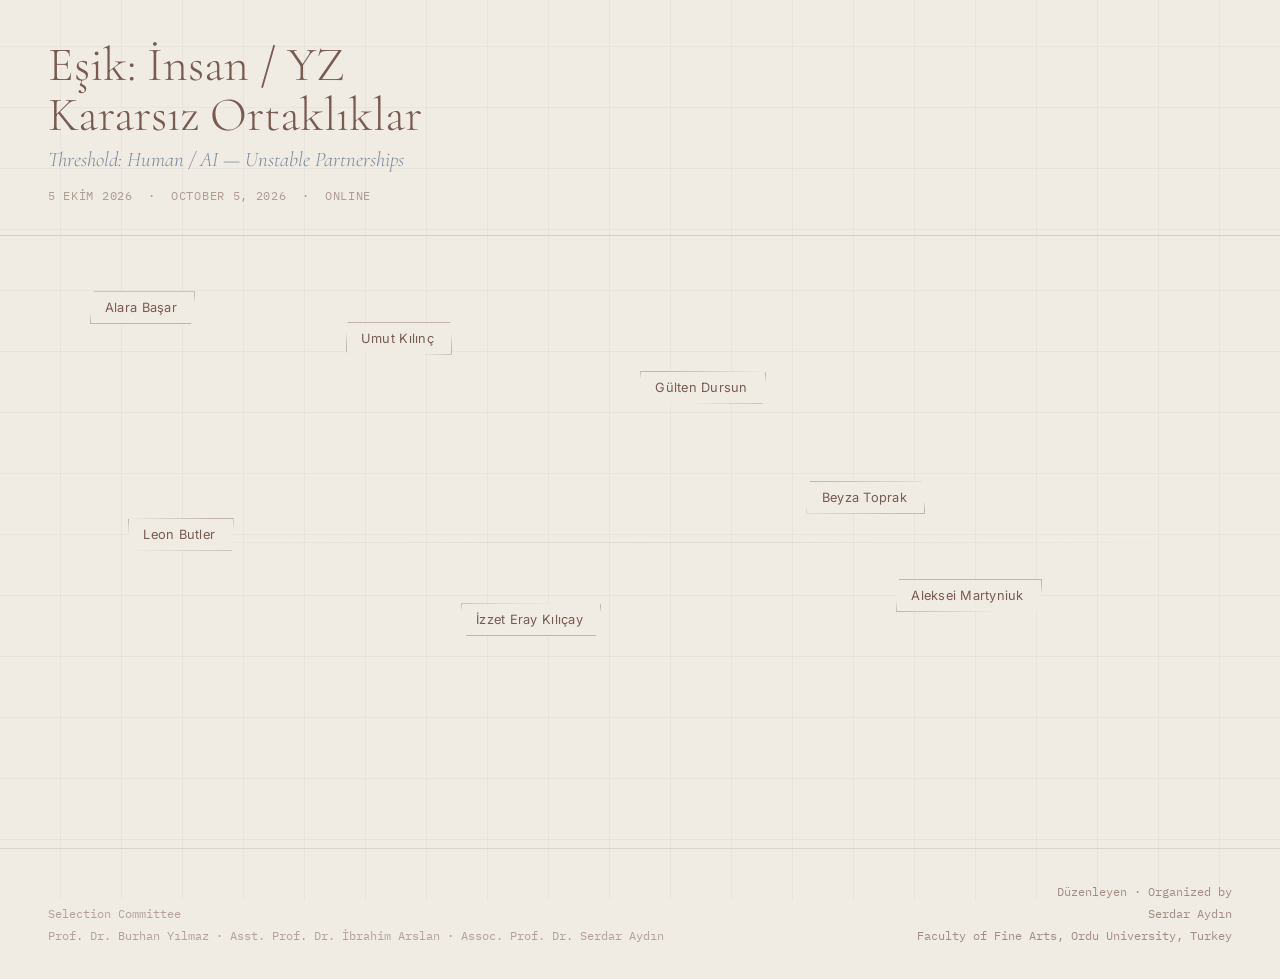
<file: index.html>
<!DOCTYPE html>
<html lang="tr">
<head>
  <meta charset="UTF-8">
  <meta name="viewport" content="width=device-width, initial-scale=1.0">
  <title>Eşik: İnsan / YZ — Kararsız Ortaklıklar</title>
  <style>
    @import url('https://fonts.googleapis.com/css2?family=Cormorant+Garamond:ital,wght@0,300;0,400;1,300;1,400&family=IBM+Plex+Mono:wght@300;400&family=Inter:wght@300;400&display=swap');

    *, *::before, *::after { box-sizing: border-box; margin: 0; padding: 0; }
    :root { --bordo: #785B53; --kömür: #3A3A3A; --gri-mavi: #7A8B9C; --krem: #F0EBE3; --krem-koyu: #E5DDD4; }

    html, body { width: 100%; min-height: 100vh; background-color: var(--krem); font-family: 'Inter', sans-serif; }

    body::before {
      content: ''; position: fixed; inset: 0;
      background-image:
        repeating-linear-gradient(0deg, transparent, transparent 60px, rgba(122,139,156,0.07) 60px, rgba(122,139,156,0.07) 61px),
        repeating-linear-gradient(90deg, transparent, transparent 60px, rgba(122,139,156,0.07) 60px, rgba(122,139,156,0.07) 61px);
      pointer-events: none; z-index: 0;
    }

    header { position: relative; z-index: 10; padding: 2.5rem 3rem 2rem; border-bottom: 1px solid rgba(120,91,83,0.2); }

    .baslik-tr { font-family: 'Cormorant Garamond', serif; font-size: clamp(2rem, 5vw, 3rem); font-weight: 300; color: var(--bordo); line-height: 1.05; }
    .baslik-en { font-family: 'Cormorant Garamond', serif; font-size: clamp(1rem, 2vw, 1.3rem); font-weight: 300; color: var(--gri-mavi); font-style: italic; margin-top: 0.4rem; }
    .meta { margin-top: 1rem; font-size: 0.72rem; color: var(--bordo); opacity: 0.55; letter-spacing: 0.06em; text-transform: uppercase; font-family: 'IBM Plex Mono', monospace; }

    .sahne { position: relative; z-index: 10; width: 100%; height: 68vh; min-height: 420px; }

    .yatay-cizgi {
      position: absolute; top: 50%; left: 5%; width: 90%; height: 1px;
      background: linear-gradient(to right, transparent, rgba(120,91,83,0.12), transparent);
    }

    .etiket {
      position: absolute; display: inline-block; padding: 0.5rem 1.1rem 0.5rem 0.9rem;
      font-size: 0.8rem; color: var(--bordo); border: 1px solid rgba(120,91,83,0.38);
      background: rgba(240,235,227,0.85); cursor: pointer; text-decoration: none;
      letter-spacing: 0.02em; font-family: 'Inter', sans-serif;
      transition: background 0.2s, color 0.15s, border-color 0.2s;
    }
    .etiket:hover {
      background: var(--bordo); color: var(--krem); border-color: var(--bordo);
      font-family: 'IBM Plex Mono', monospace; font-size: 0.75rem; font-weight: 300; letter-spacing: 0.04em;
    }

    .t1 { top: 9%; left: 7%; clip-path: polygon(4% 0%, 100% 0%, 96% 100%, 0% 100%); }
    .t2 { top: 22%; left: 50%; clip-path: polygon(0% 0%, 100% 4%, 97% 100%, 3% 96%); }
    .t3 { top: 14%; left: 27%; clip-path: polygon(2% 0%, 98% 0%, 100% 100%, 0% 92%); }
    .t4 { top: 46%; left: 10%; clip-path: polygon(0% 4%, 100% 0%, 98% 100%, 2% 98%); }
    .t5 { top: 40%; left: 63%; clip-path: polygon(3% 0%, 97% 2%, 100% 100%, 0% 98%); }
    .t6 { top: 60%; left: 36%; clip-path: polygon(0% 0%, 100% 3%, 96% 100%, 4% 100%); }
    .t7 { top: 56%; left: 70%; clip-path: polygon(2% 0%, 100% 0%, 98% 96%, 0% 100%); }

    footer {
      position: relative; z-index: 10; padding: 2rem 3rem;
      border-top: 1px solid rgba(120,91,83,0.15);
      display: flex; justify-content: space-between; align-items: flex-end; flex-wrap: wrap; gap: 1rem;
    }
    .footer-sol { font-size: 0.72rem; color: var(--bordo); opacity: 0.5; line-height: 1.9; font-family: 'IBM Plex Mono', monospace; }
    .footer-sag { font-size: 0.72rem; color: var(--bordo); opacity: 0.65; text-align: right; line-height: 1.9; font-family: 'IBM Plex Mono', monospace; }

    @media (max-width: 600px) {
      header { padding: 2rem 1.5rem 1.5rem; }
      footer { padding: 1.5rem; flex-direction: column; align-items: flex-start; }
      .sahne { height: 75vh; }
      .t1 { top: 7%; left: 4%; } .t2 { top: 20%; left: 42%; } .t3 { top: 13%; left: 20%; }
      .t4 { top: 38%; left: 4%; } .t5 { top: 35%; left: 52%; } .t6 { top: 55%; left: 28%; } .t7 { top: 50%; left: 62%; }
    }
  </style>
</head>
<body>
  <header>
    <div class="baslik-tr">Eşik: İnsan / YZ<br>Kararsız Ortaklıklar</div>
    <div class="baslik-en">Threshold: Human / AI — Unstable Partnerships</div>
    <div class="meta">5 Ekim 2026 &nbsp;·&nbsp; October 5, 2026 &nbsp;·&nbsp; <span style="text-transform:none">ONLINE</span></div>
  </header>

  <main class="sahne">
    <div class="yatay-cizgi"></div>
    <a href="alara-basar.html" class="etiket t1">Alara Başar</a>
    <a href="gulten-dursun.html" class="etiket t2">Gülten Dursun</a>
    <a href="umut-kilinc.html" class="etiket t3">Umut Kılınç</a>
    <a href="leon-butler.html" class="etiket t4">Leon Butler</a>
    <a href="beyza-toprak.html" class="etiket t5">Beyza Toprak</a>
    <a href="izzet-kilicay.html" class="etiket t6">İzzet Eray Kılıçay</a>
    <a href="aleksei-martyniuk.html" class="etiket t7">Aleksei Martyniuk</a>
  </main>

  <footer>
    <div class="footer-sol">
      Selection Committee<br>
      Prof. Dr. Burhan Yılmaz · Asst. Prof. Dr. İbrahim Arslan · Assoc. Prof. Dr. Serdar Aydın
</div>
    <div class="footer-sag">
      Düzenleyen · Organized by<br>
      Serdar Aydın<br>
      Faculty of Fine Arts, Ordu University, Turkey
    </div>
  </footer>
</body>
</html>
</file>
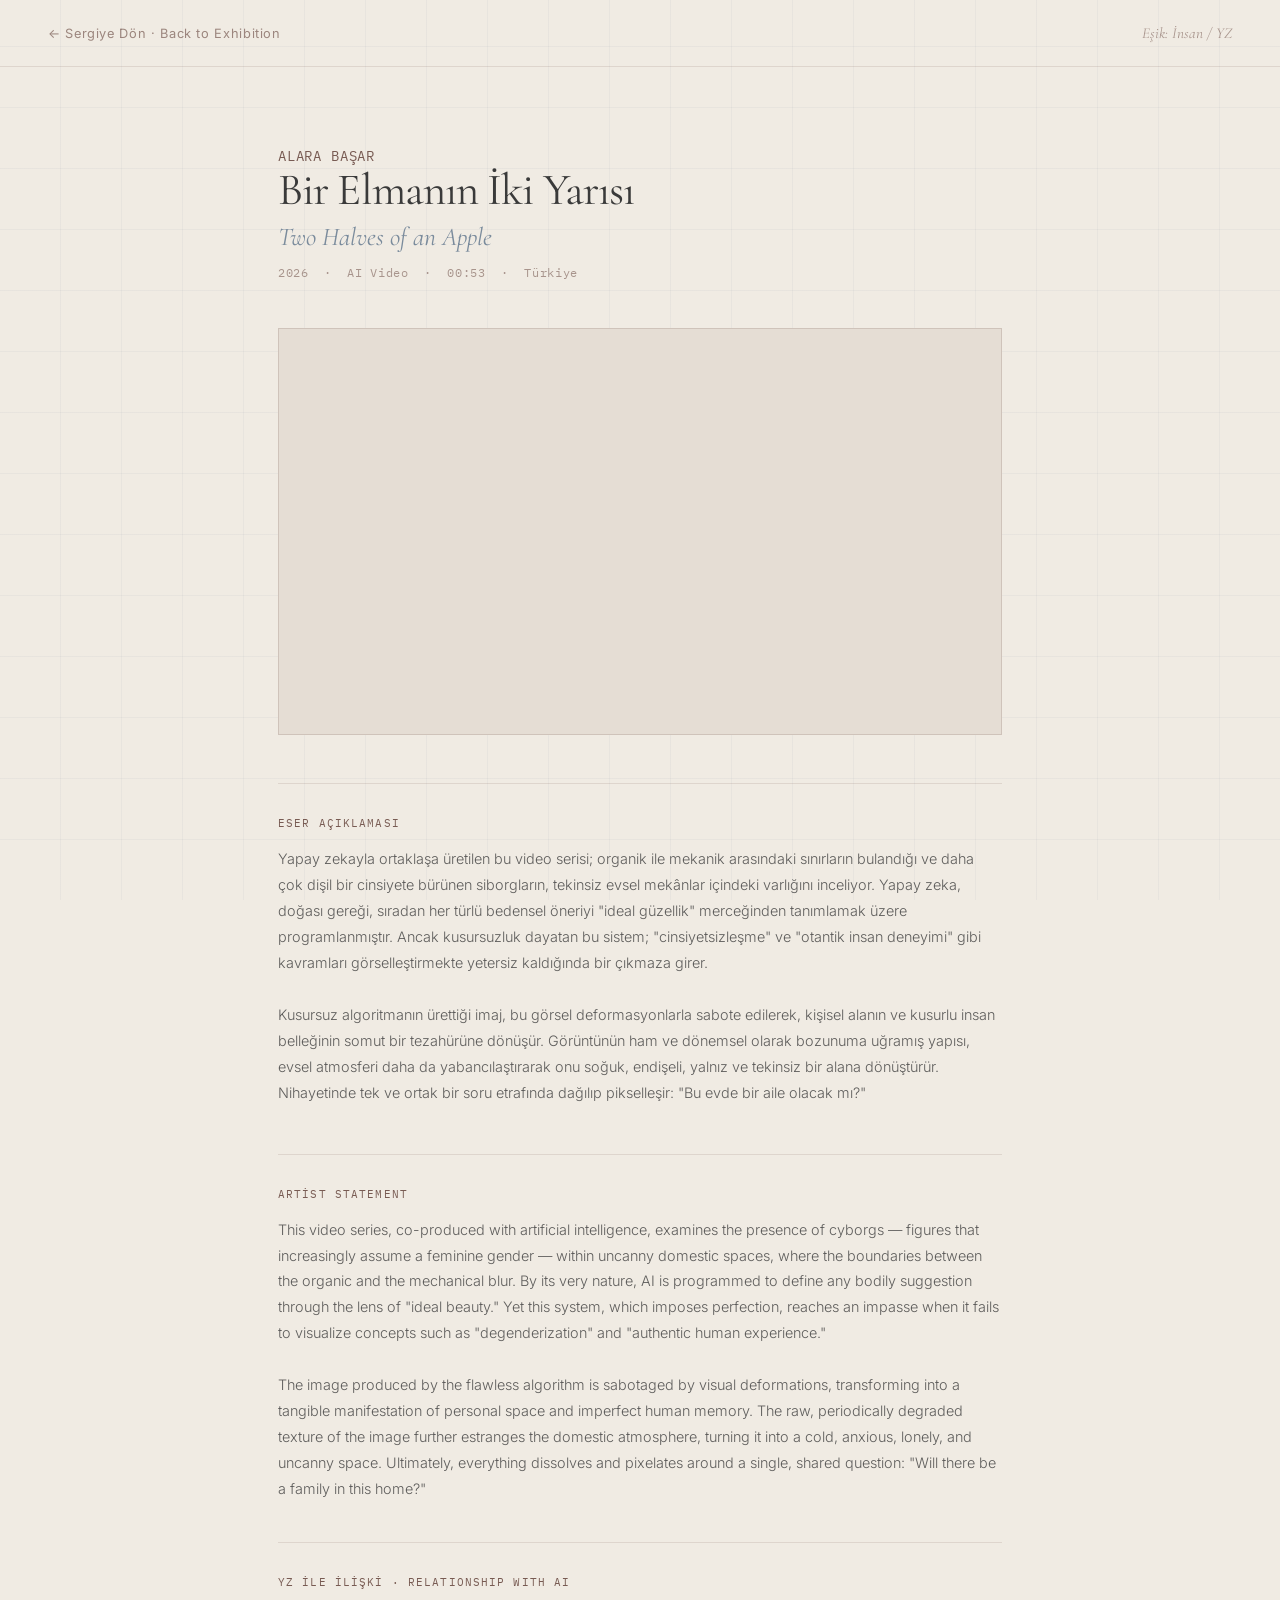
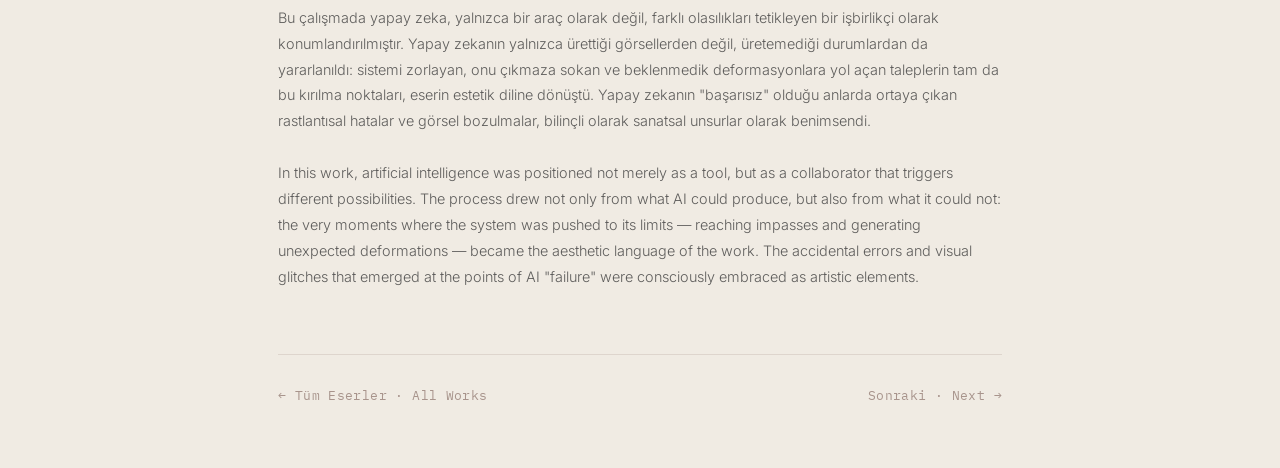
<file: alara-basar.html>
<!DOCTYPE html>
<html lang="tr">
<head>
  <meta charset="UTF-8">
  <meta name="viewport" content="width=device-width, initial-scale=1.0">
  <title>Alara Başar — Eşik: İnsan / YZ</title>
  <link rel="stylesheet" href="style.css">
</head>
<body>
  <nav>
    <a href="index.html" class="geri">← Sergiye Dön · Back to Exhibition</a>
    <span class="nav-baslik">Eşik: İnsan / YZ</span>
  </nav>
  <div class="icerik">
    <div class="sanatci-adi">Alara Başar</div>
    <div class="eser-baslik-tr">Bir Elmanın İki Yarısı</div>
    <div class="eser-baslik-en">Two Halves of an Apple</div>
    <div class="eser-meta">2026 &nbsp;·&nbsp; AI Video &nbsp;·&nbsp; 00:53 &nbsp;·&nbsp; Türkiye</div>

    <div class="video-alan">
      <iframe src="https://www.youtube.com/embed/X8G9zkyyU70" allowfullscreen></iframe>
    </div>

    <div class="aciklama-bolum">
      <div class="bolum-etiket">Eser Açıklaması</div>
      <p class="aciklama-metin">
        Yapay zekayla ortaklaşa üretilen bu video serisi; organik ile mekanik arasındaki sınırların bulandığı ve daha çok dişil bir cinsiyete bürünen siborgların, tekinsiz evsel mekânlar içindeki varlığını inceliyor. Yapay zeka, doğası gereği, sıradan her türlü bedensel öneriyi "ideal güzellik" merceğinden tanımlamak üzere programlanmıştır. Ancak kusursuzluk dayatan bu sistem; "cinsiyetsizleşme" ve "otantik insan deneyimi" gibi kavramları görselleştirmekte yetersiz kaldığında bir çıkmaza girer.
        <br><br>
        Kusursuz algoritmanın ürettiği imaj, bu görsel deformasyonlarla sabote edilerek, kişisel alanın ve kusurlu insan belleğinin somut bir tezahürüne dönüşür. Görüntünün ham ve dönemsel olarak bozunuma uğramış yapısı, evsel atmosferi daha da yabancılaştırarak onu soğuk, endişeli, yalnız ve tekinsiz bir alana dönüştürür. Nihayetinde tek ve ortak bir soru etrafında dağılıp pikselleşir: "Bu evde bir aile olacak mı?"
      </p>
    </div>

    <div class="aciklama-bolum">
      <div class="bolum-etiket">Artist Statement</div>
      <p class="aciklama-metin">
        This video series, co-produced with artificial intelligence, examines the presence of cyborgs — figures that increasingly assume a feminine gender — within uncanny domestic spaces, where the boundaries between the organic and the mechanical blur. By its very nature, AI is programmed to define any bodily suggestion through the lens of "ideal beauty." Yet this system, which imposes perfection, reaches an impasse when it fails to visualize concepts such as "degenderization" and "authentic human experience."
        <br><br>
        The image produced by the flawless algorithm is sabotaged by visual deformations, transforming into a tangible manifestation of personal space and imperfect human memory. The raw, periodically degraded texture of the image further estranges the domestic atmosphere, turning it into a cold, anxious, lonely, and uncanny space. Ultimately, everything dissolves and pixelates around a single, shared question: "Will there be a family in this home?"
      </p>
    </div>

    <div class="aciklama-bolum yz-bolum">
      <div class="bolum-etiket" style="text-transform:none">YZ İLE İLİŞKİ · RELATIONSHIP WITH AI</div>
      <p class="aciklama-metin">
        Bu çalışmada yapay zeka, yalnızca bir araç olarak değil, farklı olasılıkları tetikleyen bir işbirlikçi olarak konumlandırılmıştır. Yapay zekanın yalnızca ürettiği görsellerden değil, üretemediği durumlardan da yararlanıldı: sistemi zorlayan, onu çıkmaza sokan ve beklenmedik deformasyonlara yol açan taleplerin tam da bu kırılma noktaları, eserin estetik diline dönüştü. Yapay zekanın "başarısız" olduğu anlarda ortaya çıkan rastlantısal hatalar ve görsel bozulmalar, bilinçli olarak sanatsal unsurlar olarak benimsendi.
        <br><br>
        In this work, artificial intelligence was positioned not merely as a tool, but as a collaborator that triggers different possibilities. The process drew not only from what AI could produce, but also from what it could not: the very moments where the system was pushed to its limits — reaching impasses and generating unexpected deformations — became the aesthetic language of the work. The accidental errors and visual glitches that emerged at the points of AI "failure" were consciously embraced as artistic elements.
      </p>
    </div>

    <div class="eser-nav">
      <a href="index.html">← Tüm Eserler · All Works</a>
      <a href="gulten-dursun.html">Sonraki · Next →</a>
    </div>
  </div>
</body>
</html>
</file>
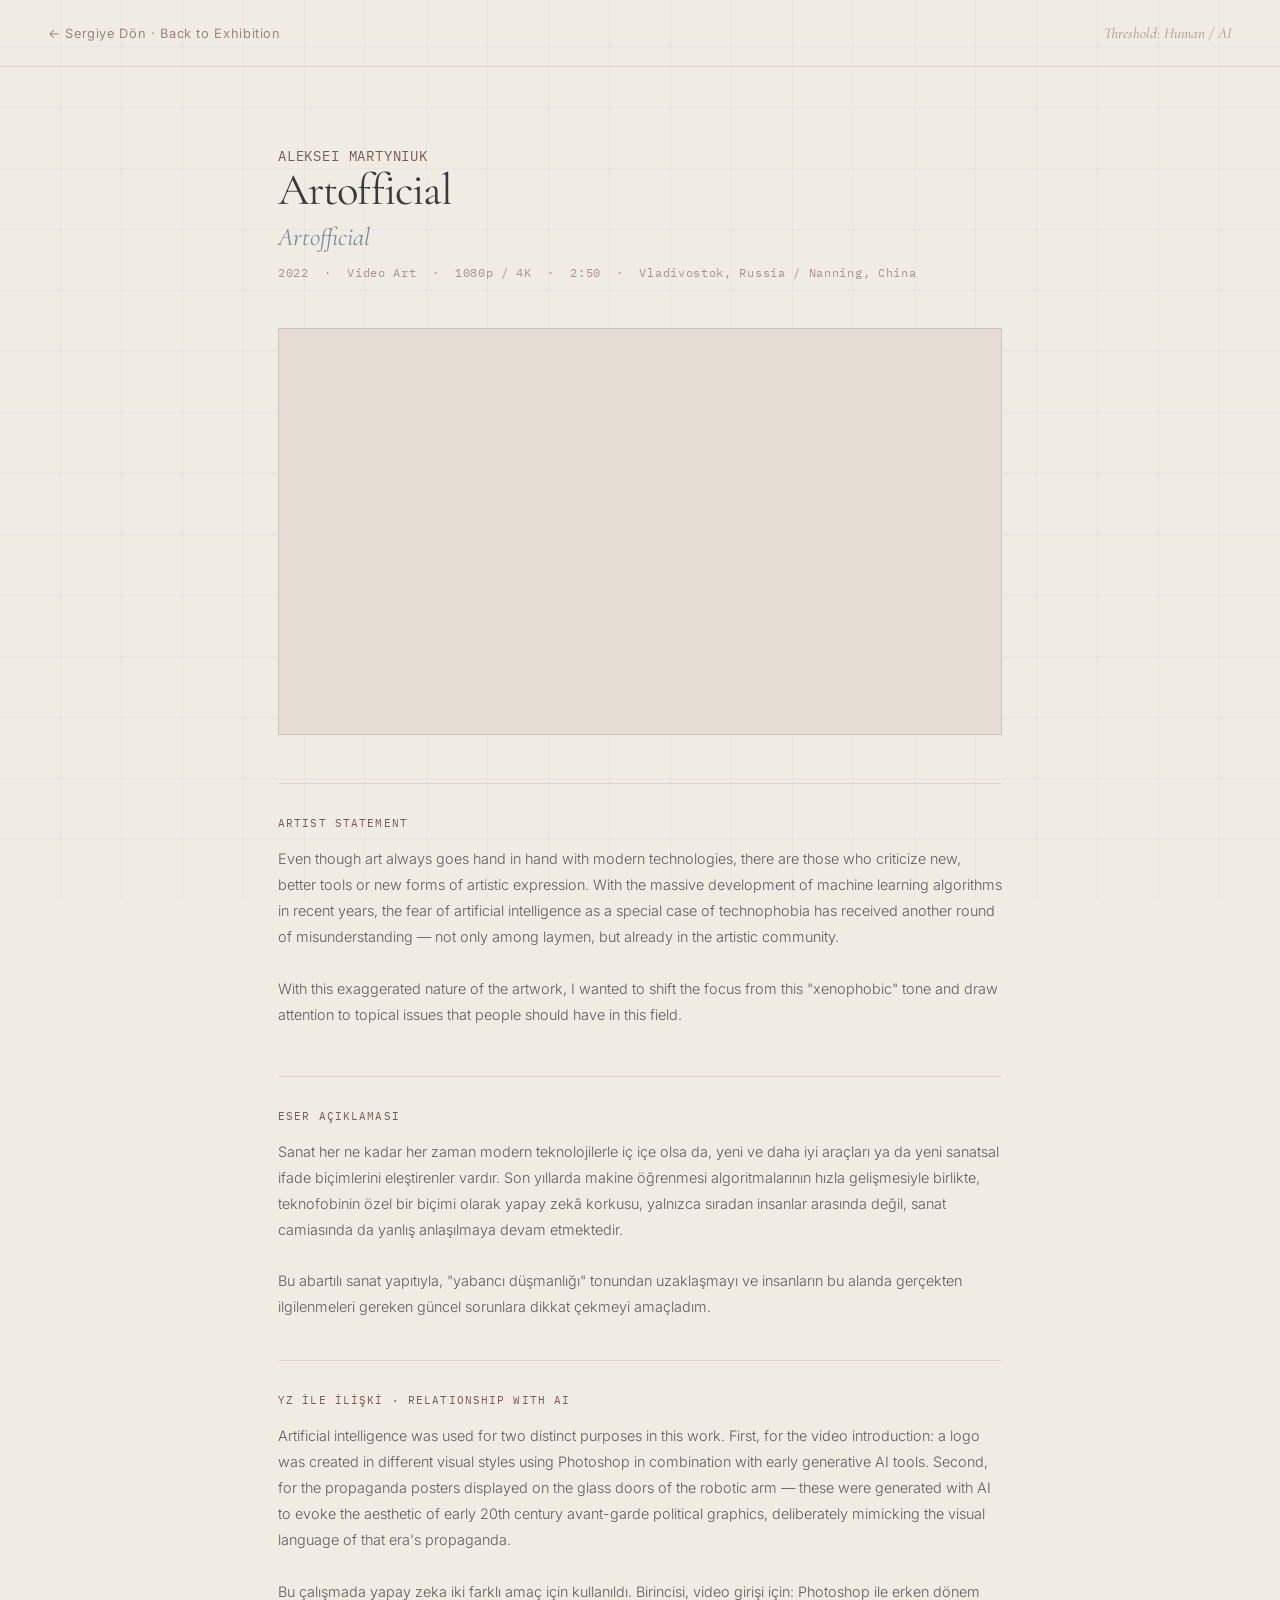
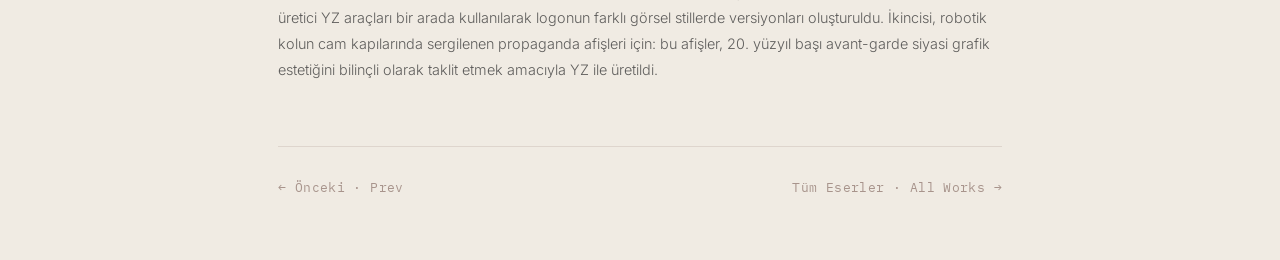
<file: aleksei-martyniuk.html>
<!DOCTYPE html>
<html lang="en">
<head>
  <meta charset="UTF-8">
  <meta name="viewport" content="width=device-width, initial-scale=1.0">
  <title>Aleksei Martyniuk — Threshold: Human / AI</title>
  <link rel="stylesheet" href="style.css">
</head>
<body>
  <nav>
    <a href="index.html" class="geri">← Sergiye Dön · Back to Exhibition</a>
    <span class="nav-baslik">Threshold: Human / AI</span>
  </nav>
  <div class="icerik">
    <div class="sanatci-adi">Aleksei Martyniuk</div>
    <div class="eser-baslik-tr">Artofficial</div>
    <div class="eser-baslik-en">Artofficial</div>
    <div class="eser-meta">2022 &nbsp;·&nbsp; Video Art &nbsp;·&nbsp; 1080p / 4K &nbsp;·&nbsp; 2:50 &nbsp;·&nbsp; Vladivostok, Russia / Nanning, China</div>

    <div class="video-alan">
      <iframe src="https://www.youtube.com/embed/X9na6KAiO28" allowfullscreen></iframe>
    </div>

    <div class="aciklama-bolum">
      <div class="bolum-etiket">Artist Statement</div>
      <p class="aciklama-metin">
        Even though art always goes hand in hand with modern technologies, there are those who criticize new, better tools or new forms of artistic expression. With the massive development of machine learning algorithms in recent years, the fear of artificial intelligence as a special case of technophobia has received another round of misunderstanding — not only among laymen, but already in the artistic community.
        <br><br>
        With this exaggerated nature of the artwork, I wanted to shift the focus from this "xenophobic" tone and draw attention to topical issues that people should have in this field.
      </p>
    </div>

    <div class="aciklama-bolum">
      <div class="bolum-etiket">Eser Açıklaması</div>
      <p class="aciklama-metin">
        Sanat her ne kadar her zaman modern teknolojilerle iç içe olsa da, yeni ve daha iyi araçları ya da yeni sanatsal ifade biçimlerini eleştirenler vardır. Son yıllarda makine öğrenmesi algoritmalarının hızla gelişmesiyle birlikte, teknofobinin özel bir biçimi olarak yapay zekâ korkusu, yalnızca sıradan insanlar arasında değil, sanat camiasında da yanlış anlaşılmaya devam etmektedir.
        <br><br>
        Bu abartılı sanat yapıtıyla, "yabancı düşmanlığı" tonundan uzaklaşmayı ve insanların bu alanda gerçekten ilgilenmeleri gereken güncel sorunlara dikkat çekmeyi amaçladım.
      </p>
    </div>

    <div class="aciklama-bolum yz-bolum">
      <div class="bolum-etiket" style="text-transform:none">YZ İLE İLİŞKİ · RELATIONSHIP WITH AI</div>
      <p class="aciklama-metin">
        Artificial intelligence was used for two distinct purposes in this work. First, for the video introduction: a logo was created in different visual styles using Photoshop in combination with early generative AI tools. Second, for the propaganda posters displayed on the glass doors of the robotic arm — these were generated with AI to evoke the aesthetic of early 20th century avant-garde political graphics, deliberately mimicking the visual language of that era's propaganda.
        <br><br>
        Bu çalışmada yapay zeka iki farklı amaç için kullanıldı. Birincisi, video girişi için: Photoshop ile erken dönem üretici YZ araçları bir arada kullanılarak logonun farklı görsel stillerde versiyonları oluşturuldu. İkincisi, robotik kolun cam kapılarında sergilenen propaganda afişleri için: bu afişler, 20. yüzyıl başı avant-garde siyasi grafik estetiğini bilinçli olarak taklit etmek amacıyla YZ ile üretildi.
      </p>
    </div>

    <div class="eser-nav">
      <a href="izzet-kilicay.html">← Önceki · Prev</a>
      <a href="index.html">Tüm Eserler · All Works →</a>
    </div>
  </div>
</body>
</html>
</file>
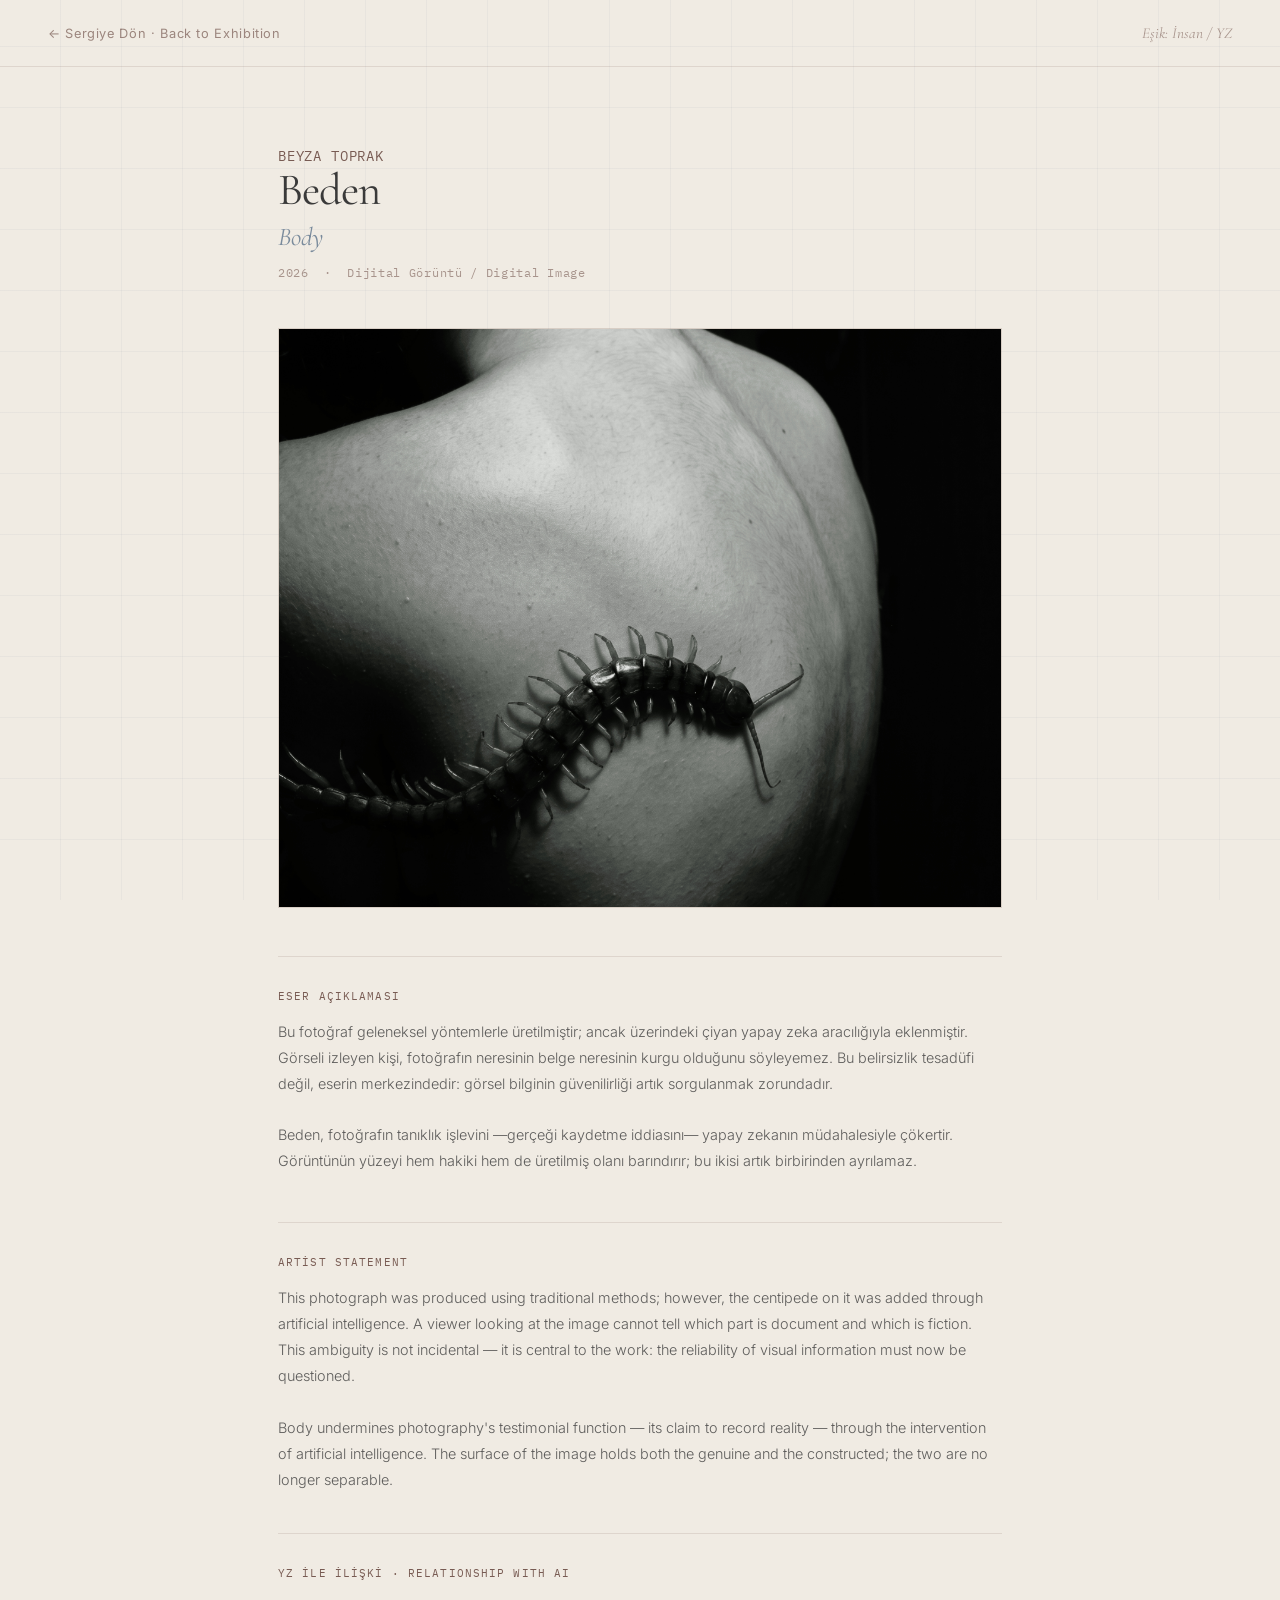
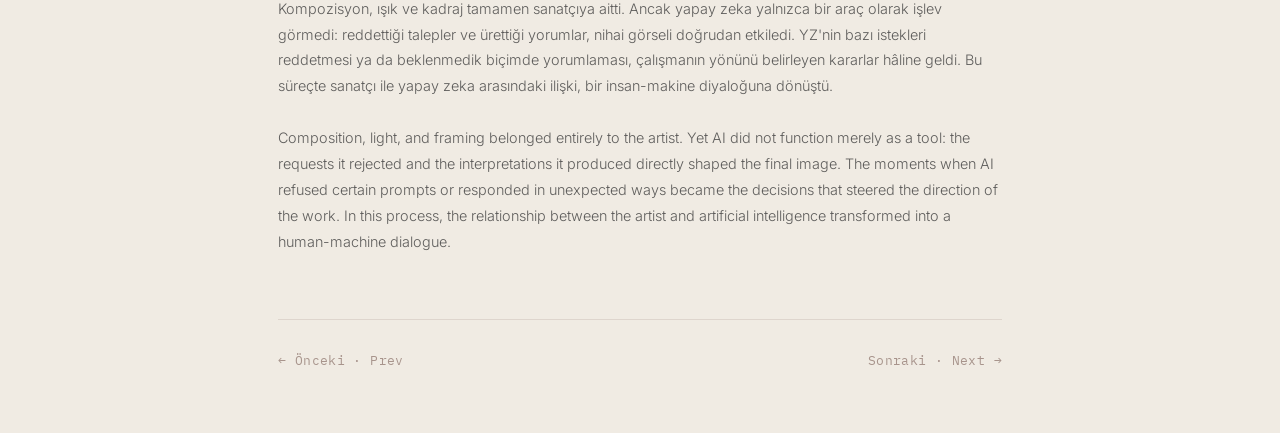
<file: beyza-toprak.html>
<!DOCTYPE html>
<html lang="tr">
<head>
  <meta charset="UTF-8">
  <meta name="viewport" content="width=device-width, initial-scale=1.0">
  <title>Beyza Toprak — Eşik: İnsan / YZ</title>
  <link rel="stylesheet" href="style.css">
</head>
<body>
  <nav>
    <a href="index.html" class="geri">← Sergiye Dön · Back to Exhibition</a>
    <span class="nav-baslik">Eşik: İnsan / YZ</span>
  </nav>
  <div class="icerik">
    <div class="sanatci-adi">Beyza Toprak</div>
    <div class="eser-baslik-tr">Beden</div>
    <div class="eser-baslik-en">Body</div>
    <div class="eser-meta">2026 &nbsp;·&nbsp; Dijital Görüntü / Digital Image</div>

    <div class="goruntu-alan" style="margin-top:3rem;">
      <img src="beyza-toprak.jpg" alt="Beden — Beyza Toprak" style="width:100%;height:auto;display:block;">
    </div>

    <div class="aciklama-bolum">
      <div class="bolum-etiket">Eser Açıklaması</div>
      <p class="aciklama-metin">
        Bu fotoğraf geleneksel yöntemlerle üretilmiştir; ancak üzerindeki çiyan yapay zeka aracılığıyla eklenmiştir. Görseli izleyen kişi, fotoğrafın neresinin belge neresinin kurgu olduğunu söyleyemez. Bu belirsizlik tesadüfi değil, eserin merkezindedir: görsel bilginin güvenilirliği artık sorgulanmak zorundadır.
        <br><br>
        Beden, fotoğrafın tanıklık işlevini —gerçeği kaydetme iddiasını— yapay zekanın müdahalesiyle çökertir. Görüntünün yüzeyi hem hakiki hem de üretilmiş olanı barındırır; bu ikisi artık birbirinden ayrılamaz.
      </p>
    </div>

    <div class="aciklama-bolum">
      <div class="bolum-etiket">Artist Statement</div>
      <p class="aciklama-metin">
        This photograph was produced using traditional methods; however, the centipede on it was added through artificial intelligence. A viewer looking at the image cannot tell which part is document and which is fiction. This ambiguity is not incidental — it is central to the work: the reliability of visual information must now be questioned.
        <br><br>
        Body undermines photography's testimonial function — its claim to record reality — through the intervention of artificial intelligence. The surface of the image holds both the genuine and the constructed; the two are no longer separable.
      </p>
    </div>

    <div class="aciklama-bolum yz-bolum">
      <div class="bolum-etiket" style="text-transform:none">YZ İLE İLİŞKİ · RELATIONSHIP WITH AI</div>
      <p class="aciklama-metin">
        Kompozisyon, ışık ve kadraj tamamen sanatçıya aitti. Ancak yapay zeka yalnızca bir araç olarak işlev görmedi: reddettiği talepler ve ürettiği yorumlar, nihai görseli doğrudan etkiledi. YZ'nin bazı istekleri reddetmesi ya da beklenmedik biçimde yorumlaması, çalışmanın yönünü belirleyen kararlar hâline geldi. Bu süreçte sanatçı ile yapay zeka arasındaki ilişki, bir insan-makine diyaloğuna dönüştü.
        <br><br>
        Composition, light, and framing belonged entirely to the artist. Yet AI did not function merely as a tool: the requests it rejected and the interpretations it produced directly shaped the final image. The moments when AI refused certain prompts or responded in unexpected ways became the decisions that steered the direction of the work. In this process, the relationship between the artist and artificial intelligence transformed into a human-machine dialogue.
      </p>
    </div>

    <div class="eser-nav">
      <a href="leon-butler.html">← Önceki · Prev</a>
      <a href="izzet-kilicay.html">Sonraki · Next →</a>
    </div>
  </div>
</body>
</html>
</file>
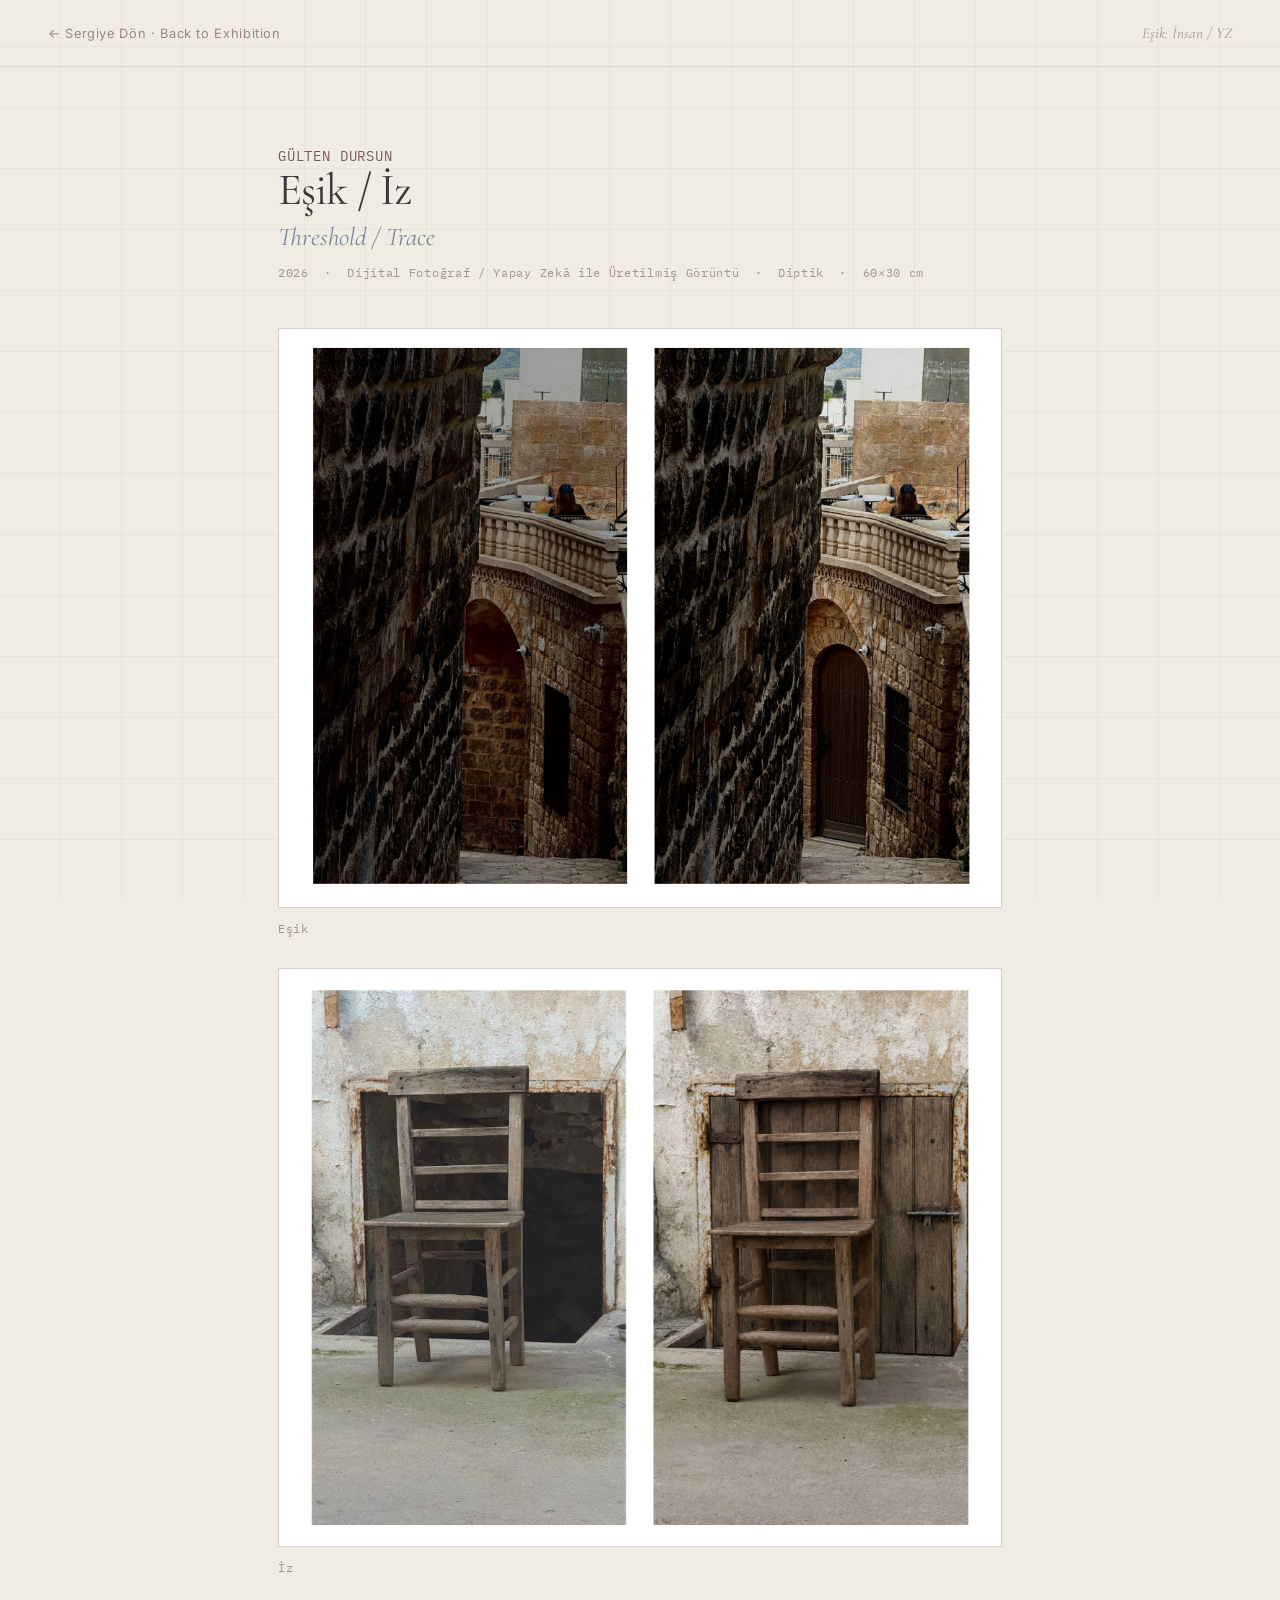
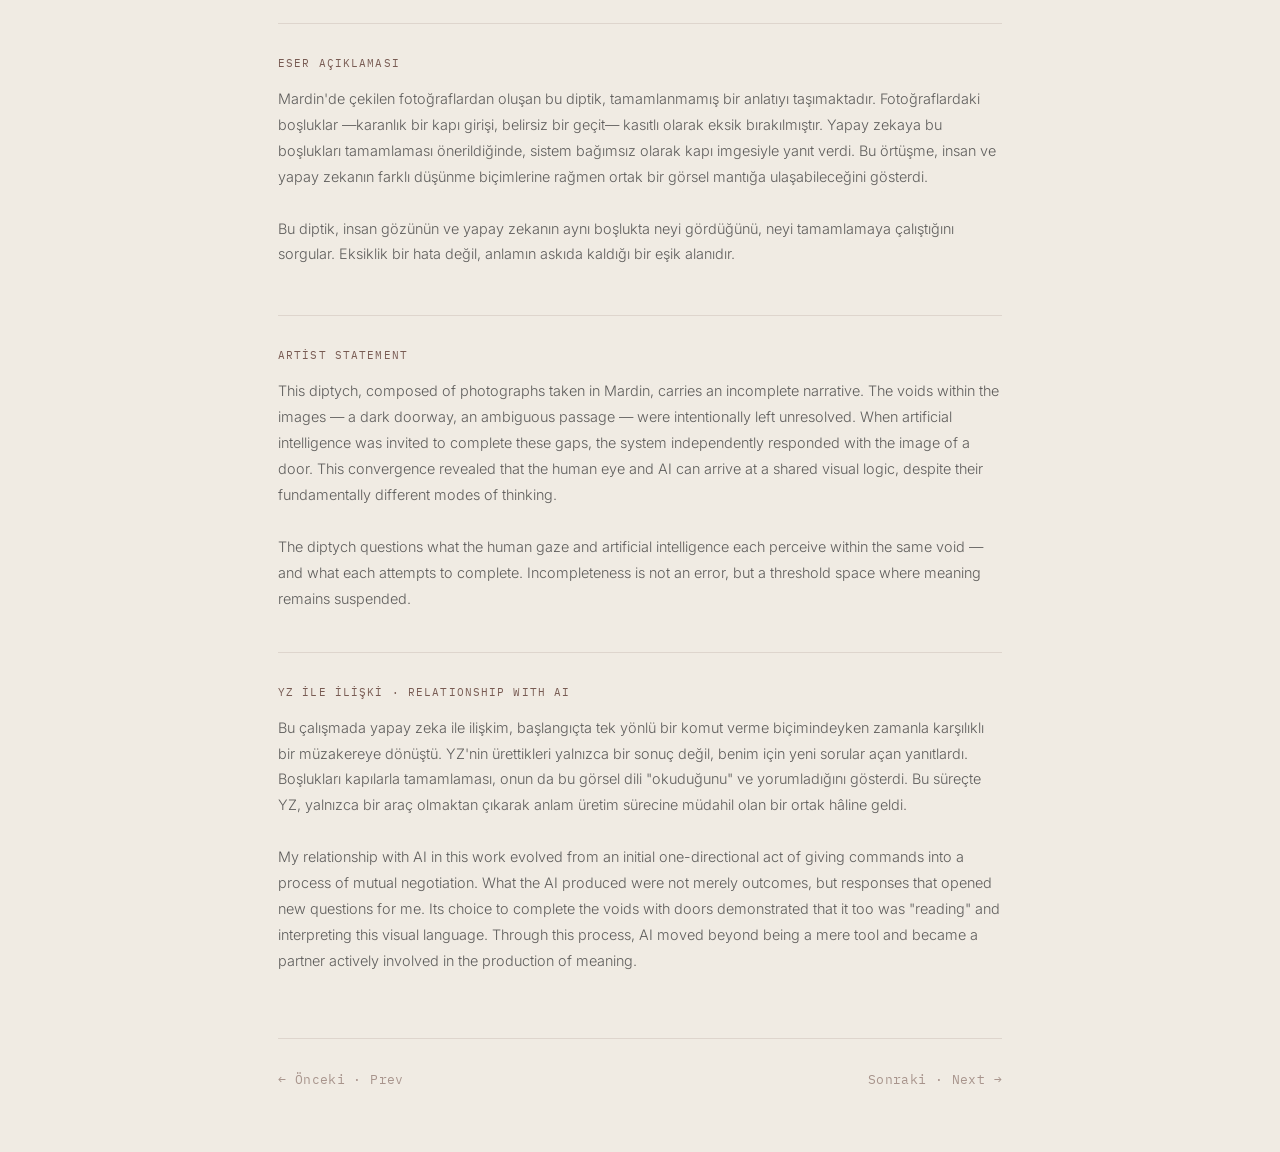
<file: gulten-dursun.html>
<!DOCTYPE html>
<html lang="tr">
<head>
  <meta charset="UTF-8">
  <meta name="viewport" content="width=device-width, initial-scale=1.0">
  <title>Gülten Dursun — Eşik: İnsan / YZ</title>
  <link rel="stylesheet" href="style.css">
</head>
<body>
  <nav>
    <a href="index.html" class="geri">← Sergiye Dön · Back to Exhibition</a>
    <span class="nav-baslik">Eşik: İnsan / YZ</span>
  </nav>
  <div class="icerik">
    <div class="sanatci-adi">Gülten Dursun</div>
    <div class="eser-baslik-tr">Eşik / İz</div>
    <div class="eser-baslik-en">Threshold / Trace</div>
    <div class="eser-meta">2026 &nbsp;·&nbsp; Dijital Fotoğraf / Yapay Zekâ ile Üretilmiş Görüntü &nbsp;·&nbsp; Diptik &nbsp;·&nbsp; 60×30 cm</div>

    <div class="goruntu-alan" style="margin-top:3rem;">
      <img src="gulten-esik.jpg" alt="Eşik — Gülten Dursun" style="width:100%;height:auto;display:block;">
    </div>
    <p style="font-family:'IBM Plex Mono',monospace;font-size:0.72rem;color:#785B53;opacity:0.6;letter-spacing:0.06em;margin-top:0.8rem;">Eşik</p>

    <div class="goruntu-alan" style="margin-top:2rem;">
      <img src="gulten-iz.jpg" alt="İz — Gülten Dursun" style="width:100%;height:auto;display:block;">
    </div>
    <p style="font-family:'IBM Plex Mono',monospace;font-size:0.72rem;color:#785B53;opacity:0.6;letter-spacing:0.06em;margin-top:0.8rem;">İz</p>

    <div class="aciklama-bolum">
      <div class="bolum-etiket">Eser Açıklaması</div>
      <p class="aciklama-metin">
        Mardin'de çekilen fotoğraflardan oluşan bu diptik, tamamlanmamış bir anlatıyı taşımaktadır. Fotoğraflardaki boşluklar —karanlık bir kapı girişi, belirsiz bir geçit— kasıtlı olarak eksik bırakılmıştır. Yapay zekaya bu boşlukları tamamlaması önerildiğinde, sistem bağımsız olarak kapı imgesiyle yanıt verdi. Bu örtüşme, insan ve yapay zekanın farklı düşünme biçimlerine rağmen ortak bir görsel mantığa ulaşabileceğini gösterdi.
        <br><br>
        Bu diptik, insan gözünün ve yapay zekanın aynı boşlukta neyi gördüğünü, neyi tamamlamaya çalıştığını sorgular. Eksiklik bir hata değil, anlamın askıda kaldığı bir eşik alanıdır.
      </p>
    </div>

    <div class="aciklama-bolum">
      <div class="bolum-etiket">Artist Statement</div>
      <p class="aciklama-metin">
        This diptych, composed of photographs taken in Mardin, carries an incomplete narrative. The voids within the images — a dark doorway, an ambiguous passage — were intentionally left unresolved. When artificial intelligence was invited to complete these gaps, the system independently responded with the image of a door. This convergence revealed that the human eye and AI can arrive at a shared visual logic, despite their fundamentally different modes of thinking.
        <br><br>
        The diptych questions what the human gaze and artificial intelligence each perceive within the same void — and what each attempts to complete. Incompleteness is not an error, but a threshold space where meaning remains suspended.
      </p>
    </div>

    <div class="aciklama-bolum yz-bolum">
      <div class="bolum-etiket" style="text-transform:none">YZ İLE İLİŞKİ · RELATIONSHIP WITH AI</div>
      <p class="aciklama-metin">
        Bu çalışmada yapay zeka ile ilişkim, başlangıçta tek yönlü bir komut verme biçimindeyken zamanla karşılıklı bir müzakereye dönüştü. YZ'nin ürettikleri yalnızca bir sonuç değil, benim için yeni sorular açan yanıtlardı. Boşlukları kapılarla tamamlaması, onun da bu görsel dili "okuduğunu" ve yorumladığını gösterdi. Bu süreçte YZ, yalnızca bir araç olmaktan çıkarak anlam üretim sürecine müdahil olan bir ortak hâline geldi.
        <br><br>
        My relationship with AI in this work evolved from an initial one-directional act of giving commands into a process of mutual negotiation. What the AI produced were not merely outcomes, but responses that opened new questions for me. Its choice to complete the voids with doors demonstrated that it too was "reading" and interpreting this visual language. Through this process, AI moved beyond being a mere tool and became a partner actively involved in the production of meaning.
      </p>
    </div>

    <div class="eser-nav">
      <a href="alara-basar.html">← Önceki · Prev</a>
      <a href="umut-kilinc.html">Sonraki · Next →</a>
    </div>
  </div>
</body>
</html>
</file>
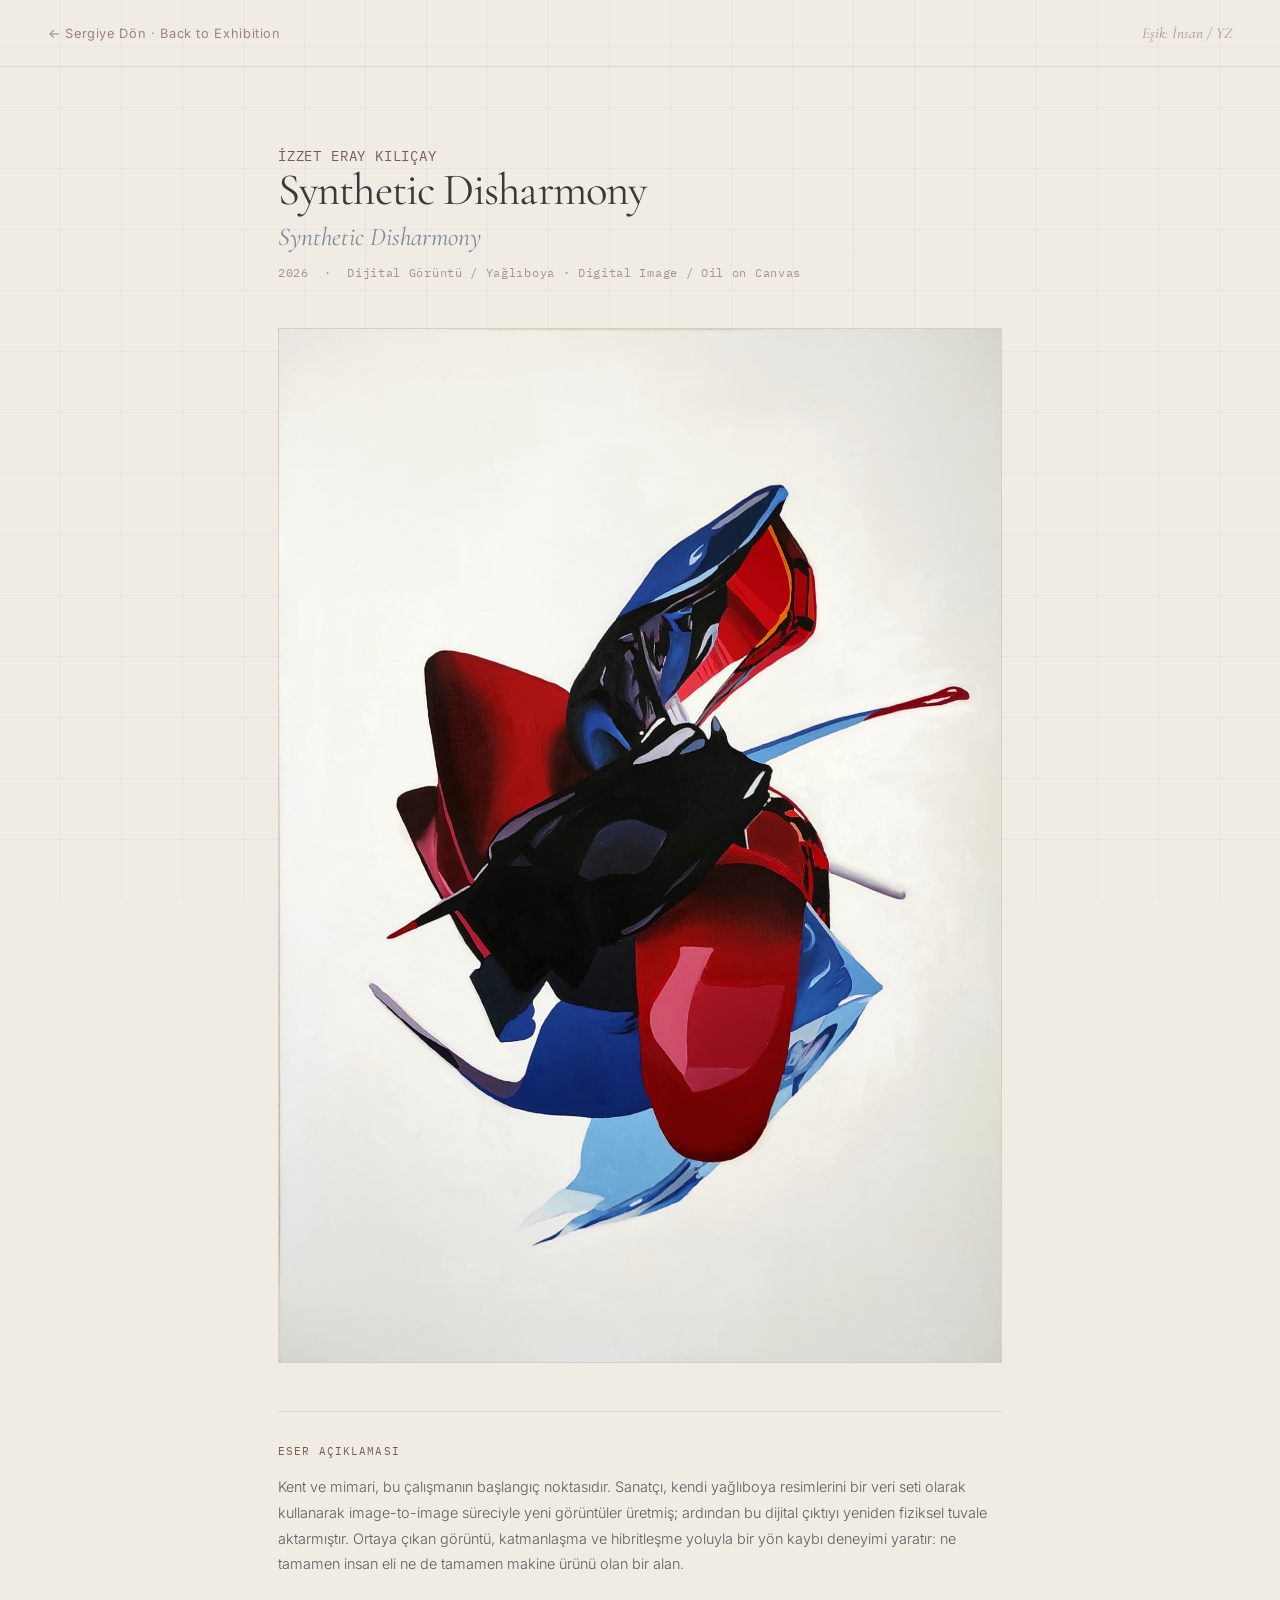
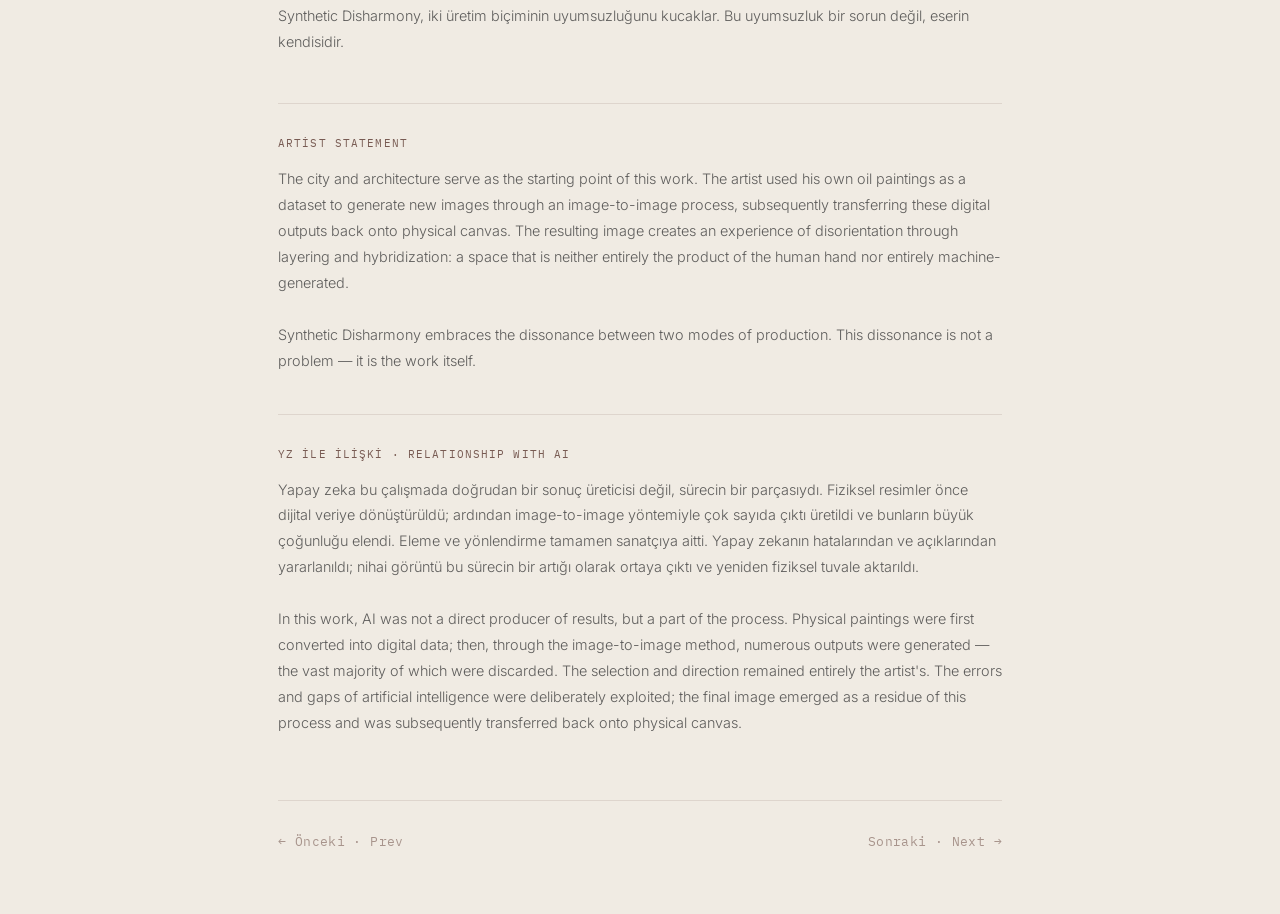
<file: izzet-kilicay.html>
<!DOCTYPE html>
<html lang="tr">
<head>
  <meta charset="UTF-8">
  <meta name="viewport" content="width=device-width, initial-scale=1.0">
  <title>İzzet Eray Kılıçay — Eşik: İnsan / YZ</title>
  <link rel="stylesheet" href="style.css">
</head>
<body>
  <nav>
    <a href="index.html" class="geri">← Sergiye Dön · Back to Exhibition</a>
    <span class="nav-baslik">Eşik: İnsan / YZ</span>
  </nav>
  <div class="icerik">
    <div class="sanatci-adi">İzzet Eray Kılıçay</div>
    <div class="eser-baslik-tr">Synthetic Disharmony</div>
    <div class="eser-baslik-en">Synthetic Disharmony</div>
    <div class="eser-meta">2026 &nbsp;·&nbsp; Dijital Görüntü / Yağlıboya · Digital Image / Oil on Canvas</div>

    <div class="goruntu-alan" style="margin-top:3rem;">
      <img src="izzet-kilicay.jpeg" alt="Synthetic Disharmony — İzzet Eray Kılıçay" style="width:100%;height:auto;display:block;">
    </div>

    <div class="aciklama-bolum">
      <div class="bolum-etiket">Eser Açıklaması</div>
      <p class="aciklama-metin">
        Kent ve mimari, bu çalışmanın başlangıç noktasıdır. Sanatçı, kendi yağlıboya resimlerini bir veri seti olarak kullanarak image-to-image süreciyle yeni görüntüler üretmiş; ardından bu dijital çıktıyı yeniden fiziksel tuvale aktarmıştır. Ortaya çıkan görüntü, katmanlaşma ve hibritleşme yoluyla bir yön kaybı deneyimi yaratır: ne tamamen insan eli ne de tamamen makine ürünü olan bir alan.
        <br><br>
        Synthetic Disharmony, iki üretim biçiminin uyumsuzluğunu kucaklar. Bu uyumsuzluk bir sorun değil, eserin kendisidir.
      </p>
    </div>

    <div class="aciklama-bolum">
      <div class="bolum-etiket">Artist Statement</div>
      <p class="aciklama-metin">
        The city and architecture serve as the starting point of this work. The artist used his own oil paintings as a dataset to generate new images through an image-to-image process, subsequently transferring these digital outputs back onto physical canvas. The resulting image creates an experience of disorientation through layering and hybridization: a space that is neither entirely the product of the human hand nor entirely machine-generated.
        <br><br>
        Synthetic Disharmony embraces the dissonance between two modes of production. This dissonance is not a problem — it is the work itself.
      </p>
    </div>

    <div class="aciklama-bolum yz-bolum">
      <div class="bolum-etiket" style="text-transform:none">YZ İLE İLİŞKİ · RELATIONSHIP WITH AI</div>
      <p class="aciklama-metin">
        Yapay zeka bu çalışmada doğrudan bir sonuç üreticisi değil, sürecin bir parçasıydı. Fiziksel resimler önce dijital veriye dönüştürüldü; ardından image-to-image yöntemiyle çok sayıda çıktı üretildi ve bunların büyük çoğunluğu elendi. Eleme ve yönlendirme tamamen sanatçıya aitti. Yapay zekanın hatalarından ve açıklarından yararlanıldı; nihai görüntü bu sürecin bir artığı olarak ortaya çıktı ve yeniden fiziksel tuvale aktarıldı.
        <br><br>
        In this work, AI was not a direct producer of results, but a part of the process. Physical paintings were first converted into digital data; then, through the image-to-image method, numerous outputs were generated — the vast majority of which were discarded. The selection and direction remained entirely the artist's. The errors and gaps of artificial intelligence were deliberately exploited; the final image emerged as a residue of this process and was subsequently transferred back onto physical canvas.
      </p>
    </div>

    <div class="eser-nav">
      <a href="beyza-toprak.html">← Önceki · Prev</a>
      <a href="aleksei-martyniuk.html">Sonraki · Next →</a>
    </div>
  </div>
</body>
</html>
</file>
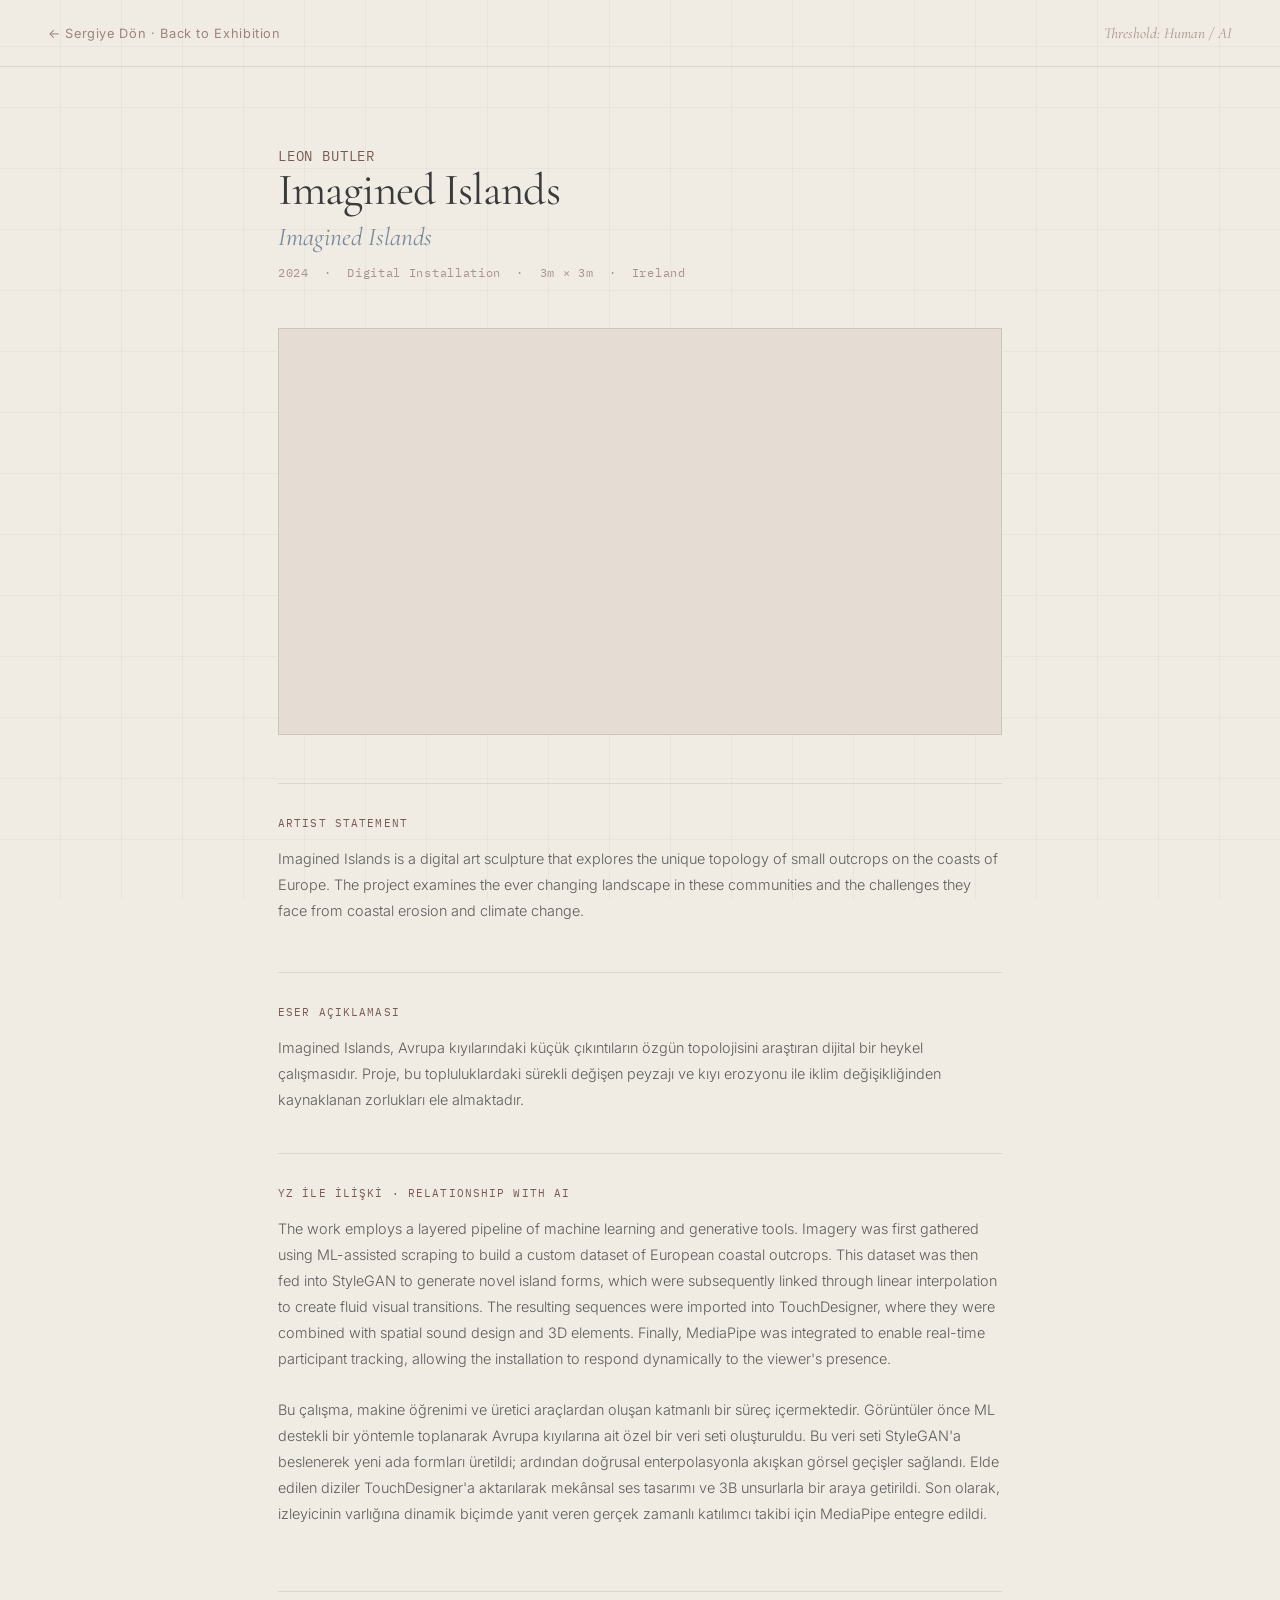
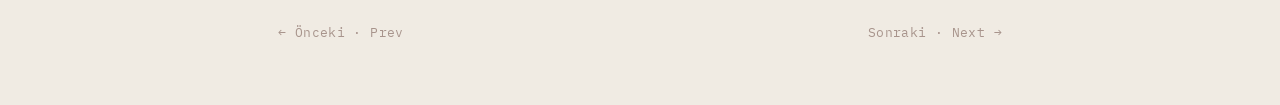
<file: leon-butler.html>
<!DOCTYPE html>
<html lang="en">
<head>
  <meta charset="UTF-8">
  <meta name="viewport" content="width=device-width, initial-scale=1.0">
  <title>Leon Butler — Threshold: Human / AI</title>
  <link rel="stylesheet" href="style.css">
</head>
<body>
  <nav>
    <a href="index.html" class="geri">← Sergiye Dön · Back to Exhibition</a>
    <span class="nav-baslik">Threshold: Human / AI</span>
  </nav>
  <div class="icerik">
    <div class="sanatci-adi">Leon Butler</div>
    <div class="eser-baslik-tr">Imagined Islands</div>
    <div class="eser-baslik-en">Imagined Islands</div>
    <div class="eser-meta">2024 &nbsp;·&nbsp; Digital Installation &nbsp;·&nbsp; 3m × 3m &nbsp;·&nbsp; Ireland</div>

    <div class="video-alan">
      <iframe src="https://www.youtube.com/embed/wcqpPvViCKA" allowfullscreen></iframe>
    </div>

    <div class="aciklama-bolum">
      <div class="bolum-etiket">Artist Statement</div>
      <p class="aciklama-metin">
        Imagined Islands is a digital art sculpture that explores the unique topology of small outcrops on the coasts of Europe. The project examines the ever changing landscape in these communities and the challenges they face from coastal erosion and climate change.
      </p>
    </div>

    <div class="aciklama-bolum">
      <div class="bolum-etiket">Eser Açıklaması</div>
      <p class="aciklama-metin">
        Imagined Islands, Avrupa kıyılarındaki küçük çıkıntıların özgün topolojisini araştıran dijital bir heykel çalışmasıdır. Proje, bu topluluklardaki sürekli değişen peyzajı ve kıyı erozyonu ile iklim değişikliğinden kaynaklanan zorlukları ele almaktadır.
      </p>
    </div>

    <div class="aciklama-bolum yz-bolum">
      <div class="bolum-etiket" style="text-transform:none">YZ İLE İLİŞKİ · RELATIONSHIP WITH AI</div>
      <p class="aciklama-metin">
        The work employs a layered pipeline of machine learning and generative tools. Imagery was first gathered using ML-assisted scraping to build a custom dataset of European coastal outcrops. This dataset was then fed into StyleGAN to generate novel island forms, which were subsequently linked through linear interpolation to create fluid visual transitions. The resulting sequences were imported into TouchDesigner, where they were combined with spatial sound design and 3D elements. Finally, MediaPipe was integrated to enable real-time participant tracking, allowing the installation to respond dynamically to the viewer's presence.
        <br><br>
        Bu çalışma, makine öğrenimi ve üretici araçlardan oluşan katmanlı bir süreç içermektedir. Görüntüler önce ML destekli bir yöntemle toplanarak Avrupa kıyılarına ait özel bir veri seti oluşturuldu. Bu veri seti StyleGAN'a beslenerek yeni ada formları üretildi; ardından doğrusal enterpolasyonla akışkan görsel geçişler sağlandı. Elde edilen diziler TouchDesigner'a aktarılarak mekânsal ses tasarımı ve 3B unsurlarla bir araya getirildi. Son olarak, izleyicinin varlığına dinamik biçimde yanıt veren gerçek zamanlı katılımcı takibi için MediaPipe entegre edildi.
      </p>
    </div>

    <div class="eser-nav">
      <a href="umut-kilinc.html">← Önceki · Prev</a>
      <a href="beyza-toprak.html">Sonraki · Next →</a>
    </div>
  </div>
</body>
</html>
</file>
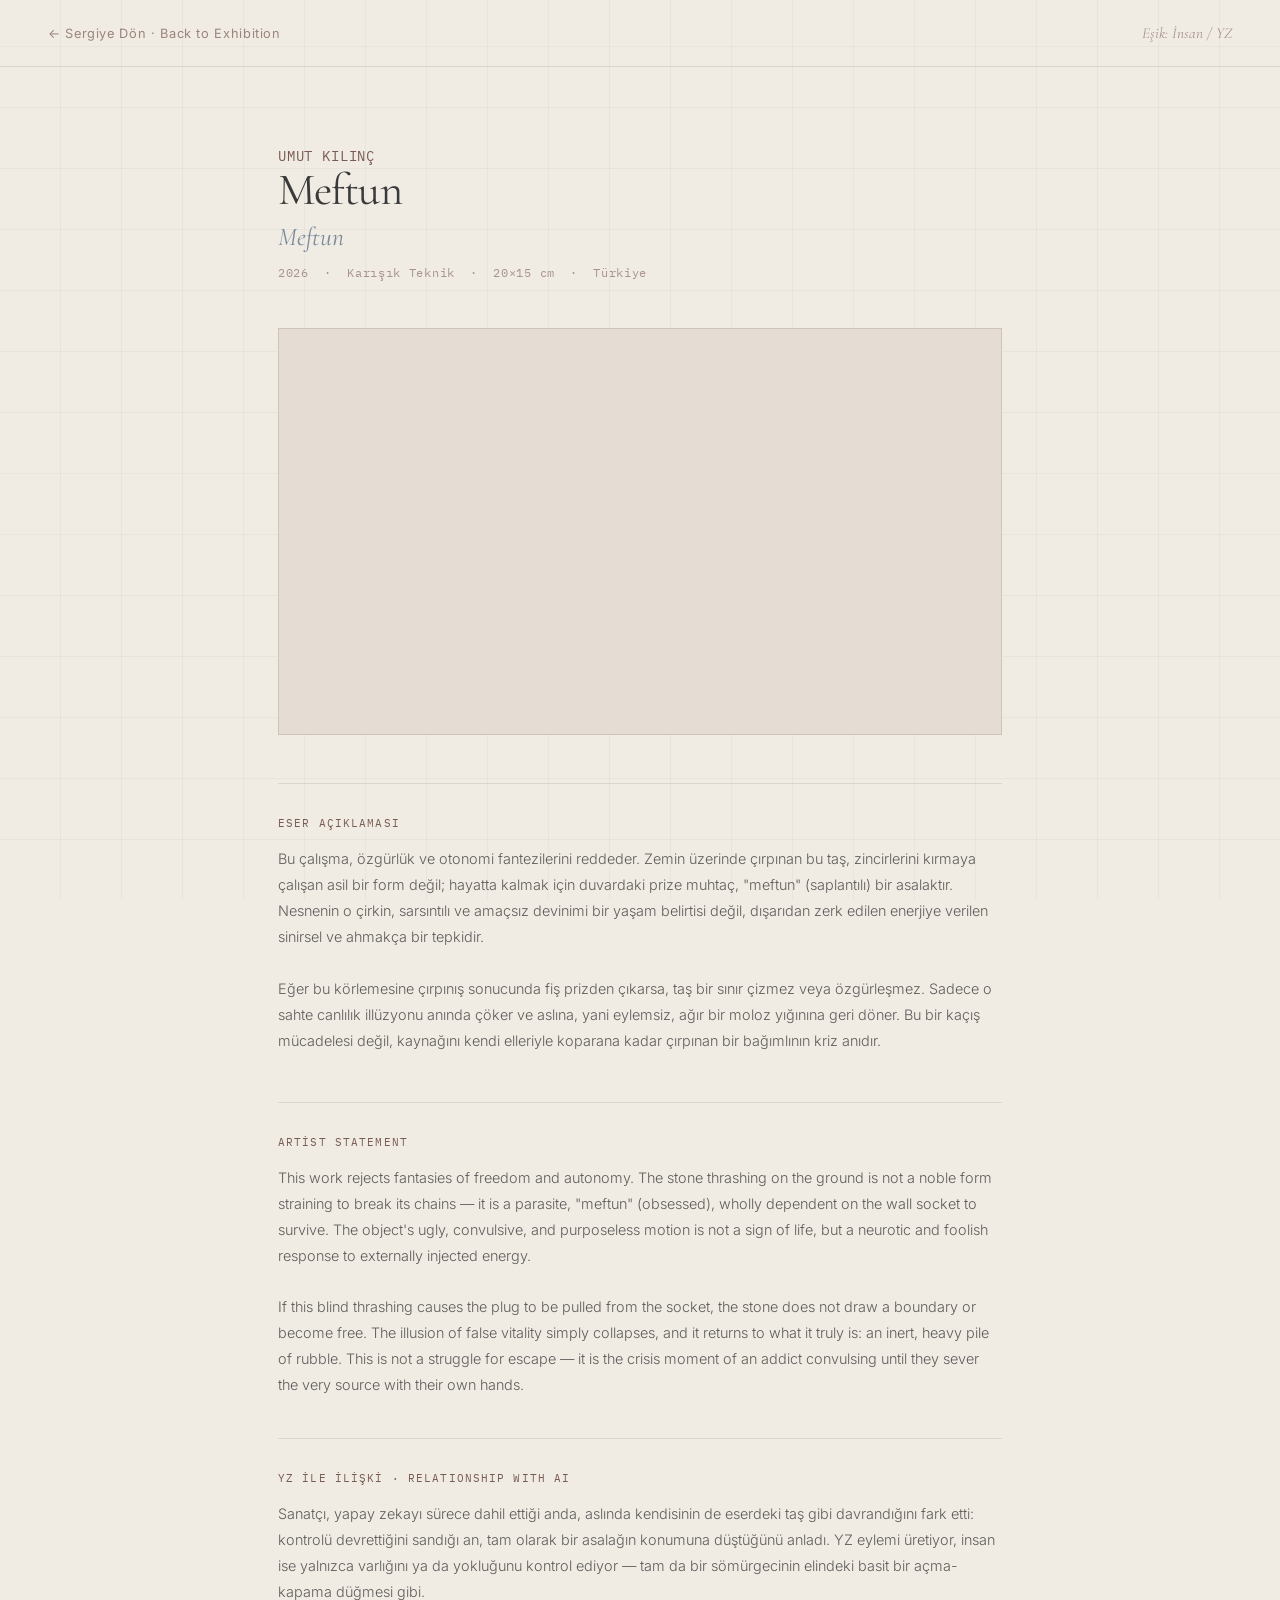
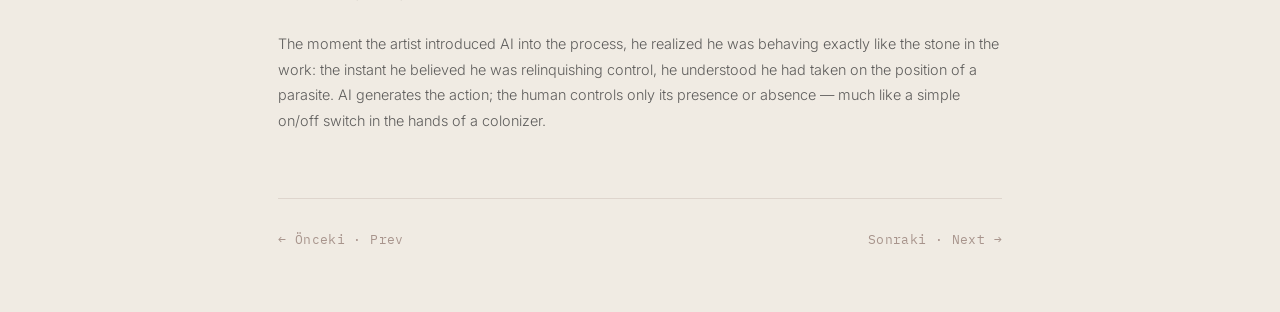
<file: umut-kilinc.html>
<!DOCTYPE html>
<html lang="tr">
<head>
  <meta charset="UTF-8">
  <meta name="viewport" content="width=device-width, initial-scale=1.0">
  <title>Umut Kılınç — Eşik: İnsan / YZ</title>
  <link rel="stylesheet" href="style.css">
</head>
<body>
  <nav>
    <a href="index.html" class="geri">← Sergiye Dön · Back to Exhibition</a>
    <span class="nav-baslik">Eşik: İnsan / YZ</span>
  </nav>
  <div class="icerik">
    <div class="sanatci-adi">Umut Kılınç</div>
    <div class="eser-baslik-tr">Meftun</div>
    <div class="eser-baslik-en">Meftun</div>
    <div class="eser-meta">2026 &nbsp;·&nbsp; Karışık Teknik &nbsp;·&nbsp; 20×15 cm &nbsp;·&nbsp; Türkiye</div>

    <div class="video-alan">
      <iframe src="https://www.youtube.com/embed/ocmAnSvWWc4" allowfullscreen></iframe>
    </div>

    <div class="aciklama-bolum">
      <div class="bolum-etiket">Eser Açıklaması</div>
      <p class="aciklama-metin">
        Bu çalışma, özgürlük ve otonomi fantezilerini reddeder. Zemin üzerinde çırpınan bu taş, zincirlerini kırmaya çalışan asil bir form değil; hayatta kalmak için duvardaki prize muhtaç, "meftun" (saplantılı) bir asalaktır. Nesnenin o çirkin, sarsıntılı ve amaçsız devinimi bir yaşam belirtisi değil, dışarıdan zerk edilen enerjiye verilen sinirsel ve ahmakça bir tepkidir.
        <br><br>
        Eğer bu körlemesine çırpınış sonucunda fiş prizden çıkarsa, taş bir sınır çizmez veya özgürleşmez. Sadece o sahte canlılık illüzyonu anında çöker ve aslına, yani eylemsiz, ağır bir moloz yığınına geri döner. Bu bir kaçış mücadelesi değil, kaynağını kendi elleriyle koparana kadar çırpınan bir bağımlının kriz anıdır.
      </p>
    </div>

    <div class="aciklama-bolum">
      <div class="bolum-etiket">Artist Statement</div>
      <p class="aciklama-metin">
        This work rejects fantasies of freedom and autonomy. The stone thrashing on the ground is not a noble form straining to break its chains — it is a parasite, "meftun" (obsessed), wholly dependent on the wall socket to survive. The object's ugly, convulsive, and purposeless motion is not a sign of life, but a neurotic and foolish response to externally injected energy.
        <br><br>
        If this blind thrashing causes the plug to be pulled from the socket, the stone does not draw a boundary or become free. The illusion of false vitality simply collapses, and it returns to what it truly is: an inert, heavy pile of rubble. This is not a struggle for escape — it is the crisis moment of an addict convulsing until they sever the very source with their own hands.
      </p>
    </div>

    <div class="aciklama-bolum yz-bolum">
      <div class="bolum-etiket" style="text-transform:none">YZ İLE İLİŞKİ · RELATIONSHIP WITH AI</div>
      <p class="aciklama-metin">
        Sanatçı, yapay zekayı sürece dahil ettiği anda, aslında kendisinin de eserdeki taş gibi davrandığını fark etti: kontrolü devrettiğini sandığı an, tam olarak bir asalağın konumuna düştüğünü anladı. YZ eylemi üretiyor, insan ise yalnızca varlığını ya da yokluğunu kontrol ediyor — tam da bir sömürgecinin elindeki basit bir açma-kapama düğmesi gibi.
        <br><br>
        The moment the artist introduced AI into the process, he realized he was behaving exactly like the stone in the work: the instant he believed he was relinquishing control, he understood he had taken on the position of a parasite. AI generates the action; the human controls only its presence or absence — much like a simple on/off switch in the hands of a colonizer.
      </p>
    </div>

    <div class="eser-nav">
      <a href="gulten-dursun.html">← Önceki · Prev</a>
      <a href="leon-butler.html">Sonraki · Next →</a>
    </div>
  </div>
</body>
</html>
</file>
<file: style.css>
@import url('https://fonts.googleapis.com/css2?family=Cormorant+Garamond:ital,wght@0,300;0,400;1,300;1,400&family=IBM+Plex+Mono:wght@300;400&family=Inter:wght@300;400&display=swap');

*, *::before, *::after { box-sizing: border-box; margin: 0; padding: 0; }

:root {
  --bordo: #785B53;
  --kömür: #3A3A3A;
  --gri-mavi: #7A8B9C;
  --krem: #F0EBE3;
  --krem-koyu: #E5DDD4;
}

html, body {
  width: 100%;
  min-height: 100vh;
  background-color: var(--krem);
  color: var(--kömür);
  font-family: 'Inter', sans-serif;
}

body::before {
  content: '';
  position: fixed;
  inset: 0;
  background-image:
    repeating-linear-gradient(0deg, transparent, transparent 60px, rgba(122,139,156,0.07) 60px, rgba(122,139,156,0.07) 61px),
    repeating-linear-gradient(90deg, transparent, transparent 60px, rgba(122,139,156,0.07) 60px, rgba(122,139,156,0.07) 61px);
  pointer-events: none;
  z-index: 0;
}

/* NAV */
nav {
  position: relative;
  z-index: 10;
  padding: 1.5rem 3rem;
  display: flex;
  justify-content: space-between;
  align-items: center;
  border-bottom: 1px solid rgba(120,91,83,0.15);
}

.geri {
  font-size: 0.8rem;
  color: var(--bordo);
  text-decoration: none;
  letter-spacing: 0.05em;
  opacity: 0.7;
  transition: opacity 0.2s;
}
.geri:hover { opacity: 1; }

.nav-baslik {
  font-family: 'Cormorant Garamond', serif;
  font-size: 0.95rem;
  color: var(--bordo);
  font-style: italic;
  opacity: 0.6;
}

/* İÇERİK */
.icerik {
  position: relative;
  z-index: 10;
  max-width: 820px;
  margin: 0 auto;
  padding: 4rem 3rem;
}

.eser-baslik-tr {
  font-family: 'Cormorant Garamond', serif;
  font-size: clamp(1.6rem, 3.5vw, 2.8rem);
  color: var(--kömür);
  line-height: 1.15;
  letter-spacing: -0.02em;
}

.eser-baslik-en {
  font-family: 'Cormorant Garamond', serif;
  font-size: clamp(1rem, 2vw, 1.6rem);
  color: var(--gri-mavi);
  font-style: italic;
  margin-top: 0.3rem;
}

.eser-meta {
  margin-top: 0.8rem;
  font-size: 0.72rem;
  color: var(--bordo);
  opacity: 0.6;
  letter-spacing: 0.06em;
  font-family: 'IBM Plex Mono', monospace;
}

.sanatci-adi {
  margin-top: 1rem;
  font-size: 0.85rem;
  font-weight: 400;
  color: var(--bordo);
  letter-spacing: 0.06em;
  text-transform: uppercase;
  font-family: 'IBM Plex Mono', monospace;
}

/* VİDEO */
.video-alan {
  margin-top: 3rem;
  width: 100%;
  aspect-ratio: 16/9;
  background: var(--krem-koyu);
  border: 1px solid rgba(120,91,83,0.2);
  overflow: hidden;
}

.video-alan iframe {
  width: 100%;
  height: 100%;
  border: none;
}

/* DİJİTAL GÖRÜNTÜ */
.goruntu-alan {
  margin-top: 3rem;
  width: 100%;
  border: 1px solid rgba(120,91,83,0.2);
  overflow: hidden;
}

.goruntu-alan img {
  width: 100%;
  height: auto;
  display: block;
}

.goruntu-placeholder {
  width: 100%;
  aspect-ratio: 2/1;
  background: var(--krem-koyu);
  display: flex;
  align-items: center;
  justify-content: center;
  font-family: 'IBM Plex Mono', monospace;
  font-size: 0.75rem;
  color: var(--bordo);
  opacity: 0.4;
  letter-spacing: 0.05em;
}

/* ESER AÇIKLAMASI */
.aciklama-bolum {
  margin-top: 3rem;
  padding-top: 2rem;
  border-top: 1px solid rgba(120,91,83,0.15);
}

.bolum-etiket {
  font-size: 0.7rem;
  font-weight: 400;
  color: var(--bordo);
  letter-spacing: 0.1em;
  text-transform: uppercase;
  margin-bottom: 1rem;
  font-family: 'IBM Plex Mono', monospace;
}

.aciklama-metin {
  font-size: 0.9rem;
  line-height: 1.8;
  color: var(--kömür);
  opacity: 0.8;
  font-weight: 300;
}

/* YZ ROLÜ */
.yz-bolum {
  margin-top: 2.5rem;
  padding-top: 2rem;
  border-top: 1px solid rgba(120,91,83,0.15);
}

/* NAVİGASYON */
.eser-nav {
  margin-top: 4rem;
  padding-top: 2rem;
  border-top: 1px solid rgba(120,91,83,0.15);
  display: flex;
  justify-content: space-between;
}

.eser-nav a {
  font-size: 0.8rem;
  color: var(--bordo);
  text-decoration: none;
  opacity: 0.6;
  transition: opacity 0.2s;
  font-family: 'IBM Plex Mono', monospace;
  letter-spacing: 0.03em;
}
.eser-nav a:hover { opacity: 1; }

@media (max-width: 600px) {
  nav { padding: 1.2rem 1.5rem; }
  .icerik { padding: 2.5rem 1.5rem; }
}
</file>
